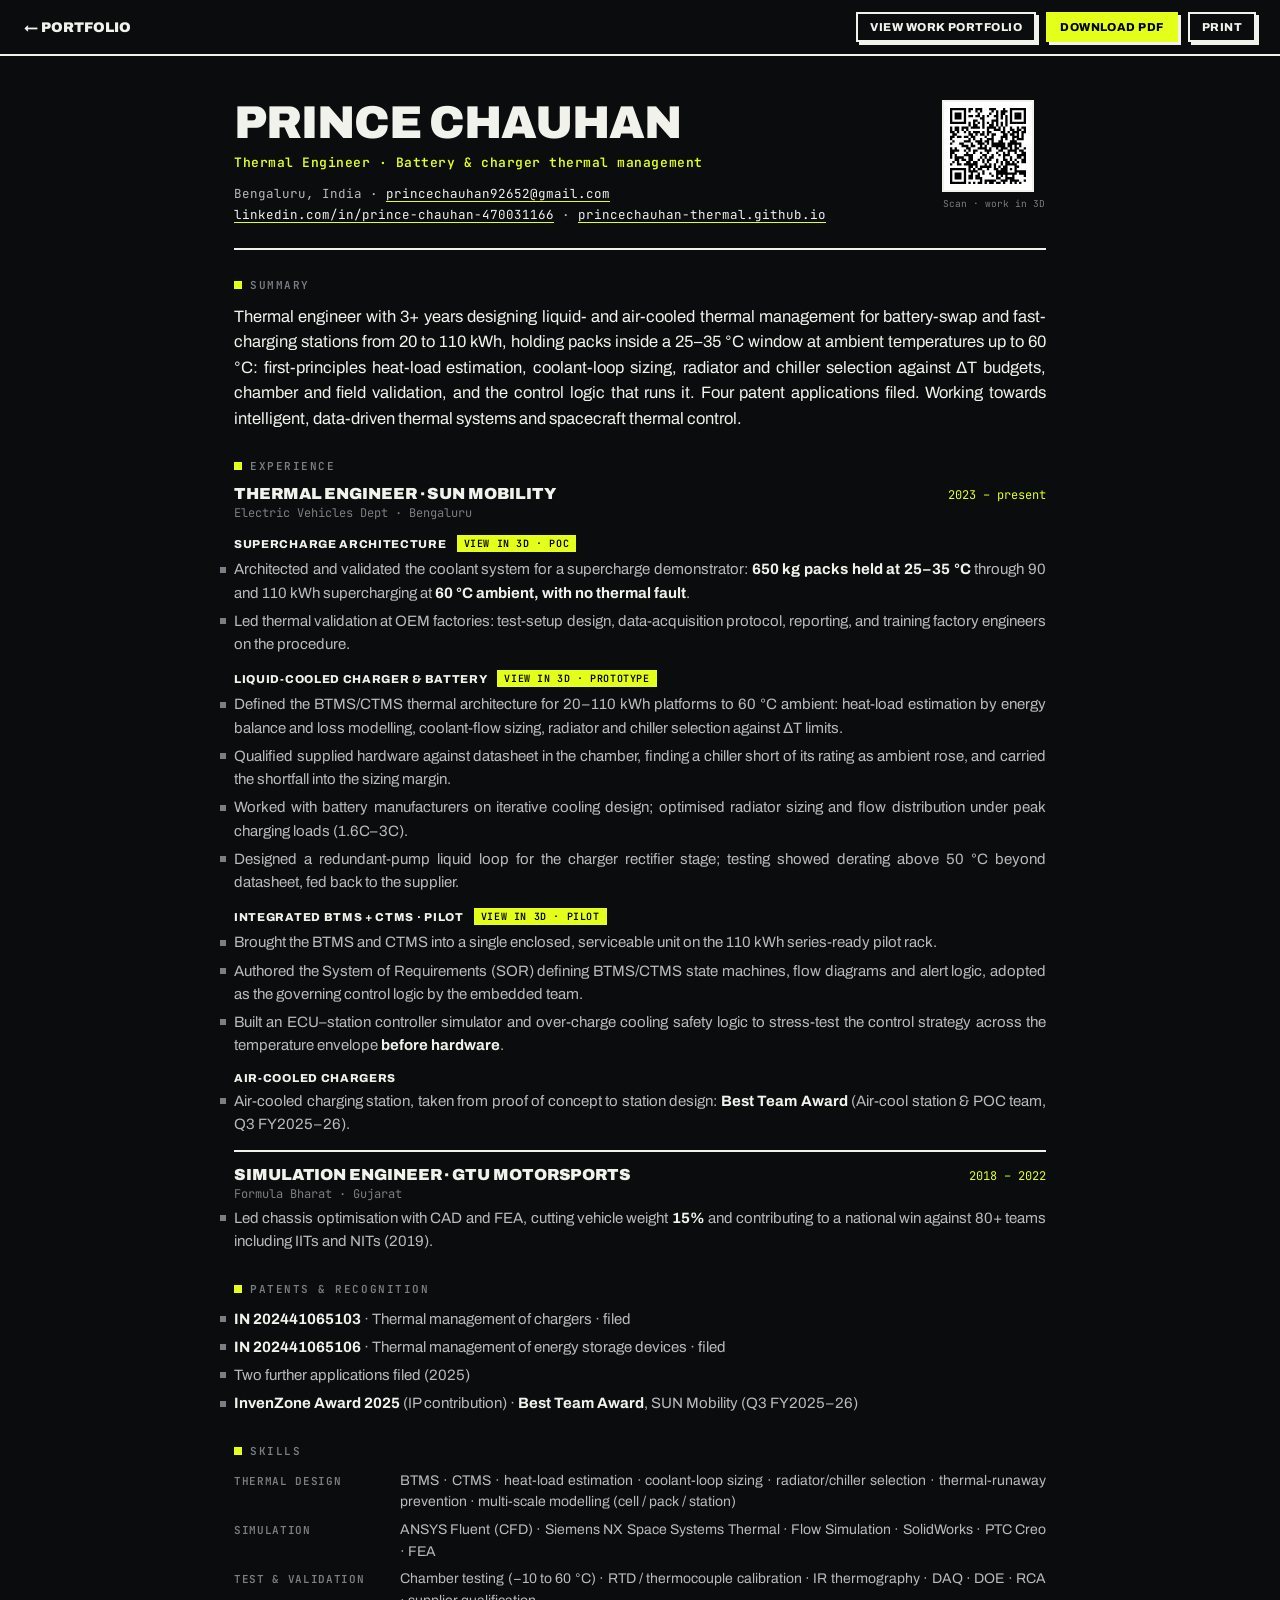
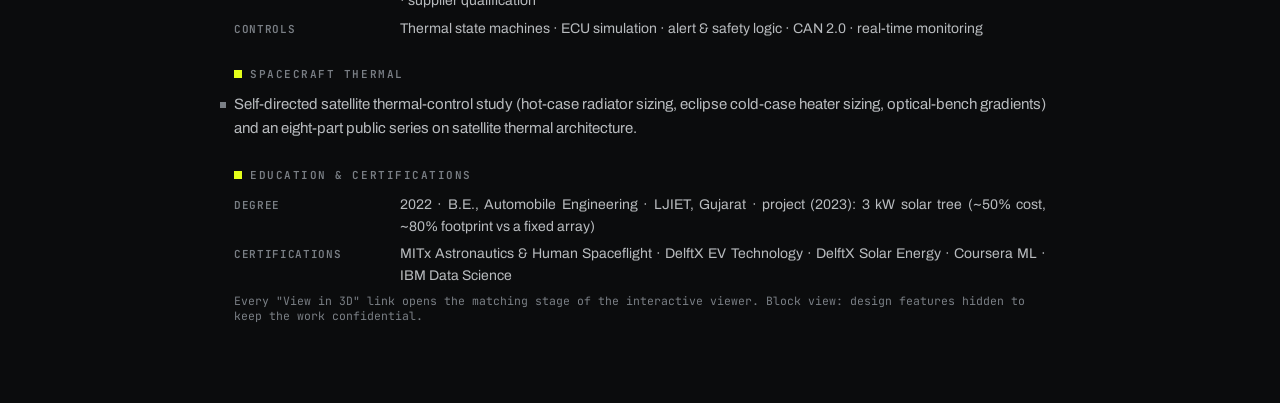
<file: cv/index.html>
<!doctype html>
<html lang="en">
<head>
<meta charset="utf-8">
<meta name="viewport" content="width=device-width, initial-scale=1">
<title>Prince Chauhan — Thermal Engineer · Résumé</title>
<meta name="description" content="Résumé of Prince Chauhan, thermal engineer: battery and charger thermal management for 20–110 kWh swap and fast-charging stations, with interactive 3D of the work.">
<link rel="icon" href="../assets/media/favicon.svg" type="image/svg+xml">
<meta property="og:type" content="website">
<meta property="og:title" content="Prince Chauhan — Résumé">
<meta property="og:description" content="Résumé of Prince Chauhan, thermal engineer: battery and charger thermal management for 20–110 kWh swap and fast-charging stations, with interactive 3D of the work.">
<meta property="og:url" content="https://princechauhan-thermal.github.io/cv/">
<meta property="og:image" content="https://princechauhan-thermal.github.io/assets/media/og-card.jpg">
<meta property="og:image:width" content="1200">
<meta property="og:image:height" content="630">
<meta name="twitter:card" content="summary_large_image">
<meta name="twitter:image" content="https://princechauhan-thermal.github.io/assets/media/og-card.jpg">
<link rel="preconnect" href="https://fonts.googleapis.com">
<link rel="preconnect" href="https://fonts.gstatic.com" crossorigin>
<link href="https://fonts.googleapis.com/css2?family=Archivo:wght@400;500;800;900&family=JetBrains+Mono:wght@400;600&display=swap" rel="stylesheet">
<style>
  /* One source, two outputs: on screen it wears the portfolio's dark
     brutalist skin; printed (Ctrl+P / the PDF button) it becomes a plain
     black-on-white A4 résumé with live links and a QR code to the 3D work. */
  :root { --bg:#0b0c0d; --panel:#101214; --ink:#f2f2ec; --ink-70:#b8bbbe; --ink-45:#7a7f85; --ink-20:#33373b;
          --acc:#e4ff1a; --sans:"Archivo","Helvetica Neue",Arial,sans-serif; --mono:"JetBrains Mono",Consolas,monospace; }
  * { box-sizing:border-box; margin:0; padding:0; }
  html { background:var(--bg); }
  body { color:var(--ink); font:15px/1.55 var(--sans); }
  a { color:inherit; text-decoration-color:var(--acc); text-underline-offset:3px; }
  .bar { position:sticky; top:0; z-index:5; display:flex; gap:10px; flex-wrap:wrap; justify-content:space-between; align-items:center;
         padding:12px 24px; background:var(--bg); border-bottom:2px solid var(--ink); }
  .bar__home { font:900 14px var(--sans); text-transform:uppercase; text-decoration:none; }
  .bar__actions { display:flex; gap:10px; flex-wrap:wrap; }
  .btn { font:800 11.5px var(--sans); text-transform:uppercase; letter-spacing:.04em; color:var(--ink); background:var(--bg);
         border:2px solid var(--ink); box-shadow:3px 3px 0 var(--ink); padding:7px 12px; cursor:pointer; text-decoration:none;
         transition:transform .08s ease-out, box-shadow .08s ease-out, background .12s, color .12s; }
  .btn:hover { background:var(--acc); color:#000; border-color:var(--acc); }
  .btn:active { transform:translate(3px,3px); box-shadow:0 0 0 var(--ink); }
  .btn--acc { background:var(--acc); color:#000; border-color:var(--acc); }

  .sheet { max-width:860px; margin:0 auto; padding:44px 24px 80px; }
  header.cv-head { display:grid; grid-template-columns:1fr auto; gap:20px; align-items:start; padding-bottom:22px; border-bottom:2px solid var(--ink); }
  h1 { font:900 clamp(32px,5vw,46px)/1 var(--sans); text-transform:uppercase; letter-spacing:-.02em; }
  .role { font:600 13px var(--mono); color:var(--acc); margin-top:8px; letter-spacing:.04em; }
  .contact { margin-top:12px; font:12.5px/1.7 var(--mono); color:var(--ink-70); }
  .contact a { color:var(--ink); }
  .qr { width:104px; text-align:center; font:9.5px/1.3 var(--mono); color:var(--ink-45); text-decoration:none; }
  .qr img { width:92px; height:92px; display:block; background:#fff; padding:6px; border:2px solid var(--ink); margin-bottom:6px; }
  /* Both edges straight: justified body text, hyphenated so justification
     never opens wide gaps; last lines stay left. */
  .summary, li, .kv dd { text-align:justify; text-align-last:left; hyphens:auto; -webkit-hyphens:auto; }
  .print-only { display:none; }
  .embedded .bar { display:none; }
  .embedded, .embedded body { scrollbar-width:none; } .embedded::-webkit-scrollbar { display:none; }
  .embedded .sheet { padding-top:28px; }

  section { margin-top:28px; }
  h2 { display:flex; align-items:center; gap:8px; font:600 11px var(--mono); letter-spacing:.14em; text-transform:uppercase;
       color:var(--ink-45); margin-bottom:12px; }
  h2::before { content:""; width:8px; height:8px; background:var(--acc); }
  .summary { font-size:16.5px; line-height:1.55; color:var(--ink); }
  .job { border-top:2px solid var(--ink); padding-top:14px; margin-top:14px; }
  .job:first-of-type { border-top:0; padding-top:0; margin-top:0; }
  .job__head { display:flex; flex-wrap:wrap; justify-content:space-between; gap:6px 16px; align-items:baseline; }
  .job__title { font:900 16px var(--sans); text-transform:uppercase; letter-spacing:-.005em; }
  .job__when { font:12px var(--mono); color:var(--acc); }
  .job__where { font:12px var(--mono); color:var(--ink-45); margin-top:2px; }
  h3 { font:800 11.5px var(--sans); text-transform:uppercase; letter-spacing:.06em; color:var(--ink); margin:14px 0 6px; display:flex; gap:10px; align-items:center; flex-wrap:wrap; }
  ul { list-style:none; }
  /* Hanging bullets: the marker sits in the margin so every line of text
     shares one left edge with the headings and the summary. */
  li { position:relative; padding-left:0; margin:5px 0; color:var(--ink-70); }
  li::before { content:""; position:absolute; left:-14px; top:.55em; width:6px; height:6px; background:var(--ink-45); }
  li b { color:var(--ink); font-weight:700; }
  .v3d { font:600 10px var(--mono); letter-spacing:.06em; text-transform:uppercase; color:#000; background:var(--acc);
         padding:2px 7px; text-decoration:none; white-space:nowrap; }
  .v3d:hover { outline:2px solid var(--ink); }
  .grid2 { display:grid; grid-template-columns:1fr 1fr; gap:6px 28px; }
  .kv { display:grid; grid-template-columns:150px 1fr; gap:6px 16px; font-size:14px; align-items:baseline; }
  .kv dt { font:600 11px/1.4 var(--mono); text-transform:uppercase; letter-spacing:.06em; color:var(--ink-45); white-space:nowrap; }
  .kv dd { color:var(--ink-70); }
  .note { font:11.5px var(--mono); color:var(--ink-45); margin-top:6px; }
  @media (max-width:640px) { header.cv-head { grid-template-columns:1fr; } .qr { display:none; } .grid2, .kv { grid-template-columns:1fr; } }

  /* ---- Print: the PDF ---- */
  @page { size:A4; margin:8mm 12mm 7mm; }
  @media print {
    :root { --ink:#111; --ink-70:#2a2a2a; --ink-45:#666; --acc:#111; }
    html, body { background:#fff; }
    body { font-size:8.6pt; line-height:1.25; }
    .bar, .screen-only { display:none !important; }
    .print-only { display:inline; }
    .sheet { max-width:none; padding:0 0 0 11px; }   /* room for the hanging bullet markers */
    h1 { font-size:20pt; } .role { font-size:8.6pt; color:#111; margin-top:4px; }
    .contact { font-size:8.4pt; margin-top:6px; }
    header.cv-head { padding-bottom:10px; border-bottom:1.5pt solid #111; }
    .qr img { width:68px; height:68px; padding:0; border:0; } .qr { width:72px; font-size:7pt; color:#444; }
    section { margin-top:7px; }
    h2 { font-size:8pt; margin-bottom:4px; color:#111; } h2::before { background:#111; width:6px; height:6px; }
    .summary { font-size:8.9pt; line-height:1.34; }
    .job { border-top:1pt solid #111; padding-top:6px; margin-top:6px; }
    .job__title { font-size:10.5pt; } .job__when, .job__where { font-size:8.4pt; color:#333; }
    h3 { font-size:8pt; margin:6px 0 2px; break-after:avoid; }
    li { margin:1px 0; padding-left:0; color:#222; } li::before { left:-9px; width:4px; height:4px; background:#555; top:.52em; }
    li { break-inside:avoid; }
    .v3d { background:none; color:#111; border:0.8pt solid #111; padding:0 4px; font-size:6.8pt; }
    .kv { font-size:8.6pt; grid-template-columns:112px 1fr; gap:3px 12px; } .kv dt { font-size:7.4pt; line-height:1.3; }
    a { text-decoration:underline; text-decoration-color:#999; }
  }
</style>
</head>
<body>
<div class="bar">
  <a class="bar__home" href="../">← Portfolio</a>
  <div class="bar__actions">
    <a class="btn" href="../#evolution">View work portfolio</a>
    <a class="btn btn--acc" href="Prince_Chauhan_CV.pdf" download>Download PDF</a>
    <button class="btn" type="button" onclick="window.print()">Print</button>
  </div>
</div>

<main class="sheet">
  <header class="cv-head">
    <div>
      <h1>Prince Chauhan</h1>
      <div class="role">Thermal Engineer · Battery &amp; charger thermal management</div>
      <div class="contact">
        Bengaluru, India ·
        <a href="mailto:princechauhan92652@gmail.com">princechauhan92652@gmail.com</a>
        <!-- Phone only in the printed/PDF copy. Assembled by script so the
             number is not sitting in the HTML source for scrapers. -->
        <span class="print-only" id="ph"></span><br>
        <script>document.getElementById("ph").textContent = " · +91-" + ["92652", "12936"].join("");</script>
        <a href="https://www.linkedin.com/in/prince-chauhan-470031166/">linkedin.com/in/prince-chauhan-470031166</a> ·
        <a href="https://princechauhan-thermal.github.io/">princechauhan-thermal.github.io</a>
      </div>
    </div>
    <a class="qr" href="https://princechauhan-thermal.github.io/#evolution" title="Interactive 3D of the work">
      <img src="../assets/media/qr-portfolio.svg" alt="QR code to the interactive 3D work portfolio">
      Scan · work in 3D
    </a>
  </header>

  <section>
    <h2>Summary</h2>
    <p class="summary">Thermal engineer with 3+ years designing liquid- and air-cooled thermal management for battery-swap
      and fast-charging stations from 20 to 110 kWh, holding packs inside a 25–35 °C window at ambient temperatures up
      to 60 °C: first-principles heat-load estimation, coolant-loop sizing, radiator and chiller selection against ΔT
      budgets, chamber and field validation, and the control logic that runs it. Four patent applications filed.
      Working towards intelligent, data-driven thermal systems and spacecraft thermal control.</p>
  </section>

  <section>
    <h2>Experience</h2>
    <div class="job">
      <div class="job__head"><div class="job__title">Thermal Engineer · SUN Mobility</div><div class="job__when">2023 – present</div></div>
      <div class="job__where">Electric Vehicles Dept · Bengaluru</div>

      <h3>Supercharge architecture <a class="v3d" href="https://princechauhan-thermal.github.io/viewer/?v=poc">View in 3D · POC</a></h3>
      <ul>
        <li>Architected and validated the coolant system for a supercharge demonstrator: <b>650 kg packs held at 25–35 °C</b>
          through 90 and 110 kWh supercharging at <b>60 °C ambient, with no thermal fault</b>.</li>
        <li>Led thermal validation at OEM factories: test-setup design, data-acquisition protocol, reporting, and training
          factory engineers on the procedure.</li>
      </ul>

      <h3>Liquid-cooled charger &amp; battery <a class="v3d" href="https://princechauhan-thermal.github.io/viewer/?v=prototype">View in 3D · Prototype</a></h3>
      <ul>
        <li>Defined the BTMS/CTMS thermal architecture for 20–110 kWh platforms to 60 °C ambient: heat-load estimation by
          energy balance and loss modelling, coolant-flow sizing, radiator and chiller selection against ΔT limits.</li>
        <li>Qualified supplied hardware against datasheet in the chamber, finding a chiller short of its rating as ambient
          rose, and carried the shortfall into the sizing margin.</li>
        <li>Worked with battery manufacturers on iterative cooling design;
          optimised radiator sizing and flow distribution under peak charging loads (1.6C–3C).</li>
        <li>Designed a redundant-pump liquid loop for the charger rectifier stage; testing showed derating above 50 °C beyond
          datasheet, fed back to the supplier.</li>
      </ul>

      <h3>Integrated BTMS + CTMS · pilot <a class="v3d" href="https://princechauhan-thermal.github.io/viewer/?v=pilot">View in 3D · Pilot</a></h3>
      <ul>
        <li>Brought the BTMS and CTMS into a single enclosed, serviceable unit on the 110 kWh series-ready pilot rack.</li>
        <li>Authored the System of Requirements (SOR) defining BTMS/CTMS state machines, flow diagrams and alert logic,
          adopted as the governing control logic by the embedded team.</li>
        <li>Built an ECU–station controller simulator and over-charge cooling safety logic to stress-test the control
          strategy across the temperature envelope <b>before hardware</b>.</li>
      </ul>

      <h3>Air-cooled chargers</h3>
      <ul>
        <li>Air-cooled charging station, taken from proof of concept to station design: <b>Best Team Award</b>
          (Air-cool station &amp; POC team, <span style="white-space:nowrap">Q3 FY2025–26</span>).</li>
      </ul>
    </div>

    <div class="job">
      <div class="job__head"><div class="job__title">Simulation Engineer · GTU Motorsports</div><div class="job__when">2018 – 2022</div></div>
      <div class="job__where">Formula Bharat · Gujarat</div>
      <ul>
        <li>Led chassis optimisation with CAD and FEA, cutting vehicle weight <b>15%</b> and contributing to a national win
          against 80+ teams including IITs and NITs (2019).</li>
      </ul>
    </div>
  </section>

  <section>
    <h2>Patents &amp; recognition</h2>
    <ul>
      <li><b>IN 202441065103</b> · Thermal management of chargers · filed</li>
      <li><b>IN 202441065106</b> · Thermal management of energy storage devices · filed</li>
      <li>Two further applications filed (2025)</li>
      <li><b>InvenZone Award 2025</b> (IP contribution) · <b>Best Team Award</b>, SUN Mobility (<span style="white-space:nowrap">Q3 FY2025–26</span>)</li>
    </ul>
  </section>

  <section>
    <h2>Skills</h2>
    <dl class="kv">
      <dt>Thermal design</dt><dd>BTMS · CTMS · heat-load estimation · coolant-loop sizing · radiator/chiller selection · thermal-runaway prevention · multi-scale modelling (cell / pack / station)</dd>
      <dt>Simulation</dt><dd>ANSYS Fluent (CFD) · Siemens NX Space Systems Thermal · Flow Simulation · SolidWorks · PTC Creo · FEA</dd>
      <dt>Test &amp; validation</dt><dd>Chamber testing (−10 to 60 °C) · RTD / thermocouple calibration · IR thermography · DAQ · DOE · RCA · supplier qualification</dd>
      <dt>Controls</dt><dd>Thermal state machines · ECU simulation · alert &amp; safety logic · CAN 2.0 · real-time monitoring</dd>
    </dl>
  </section>

  <section>
    <h2>Spacecraft thermal</h2>
    <ul>
      <li>Self-directed satellite thermal-control study (hot-case radiator sizing, eclipse cold-case heater sizing,
        optical-bench gradients) and an eight-part public series on satellite thermal architecture.</li>
    </ul>
  </section>

  <section>
    <h2>Education &amp; certifications</h2>
    <dl class="kv">
      <dt>Degree</dt><dd>2022 · B.E., Automobile Engineering · LJIET, Gujarat · project (2023): 3 kW solar tree (~50% cost, ~80% footprint vs a fixed array)</dd>
      <dt>Certifications</dt><dd>MITx Astronautics &amp; Human Spaceflight · DelftX EV Technology · DelftX Solar Energy · Coursera ML · IBM Data Science</dd>
    </dl>
    <p class="note screen-only">Every "View in 3D" link opens the matching stage of the interactive viewer. Block view: design features hidden to keep the work confidential.</p>
  </section>
</main>
<script>
  // Embedded in the portfolio's Résumé section: hide this page's own bar
  // (the portfolio already has one) and open links in the full window, not
  // inside the frame.
  if (window.top !== window.self) {
    document.documentElement.classList.add("embedded");
    document.querySelectorAll("a[href]").forEach(function (a) { a.target = "_top"; });
  }
</script>
</body>
</html>
</file>
